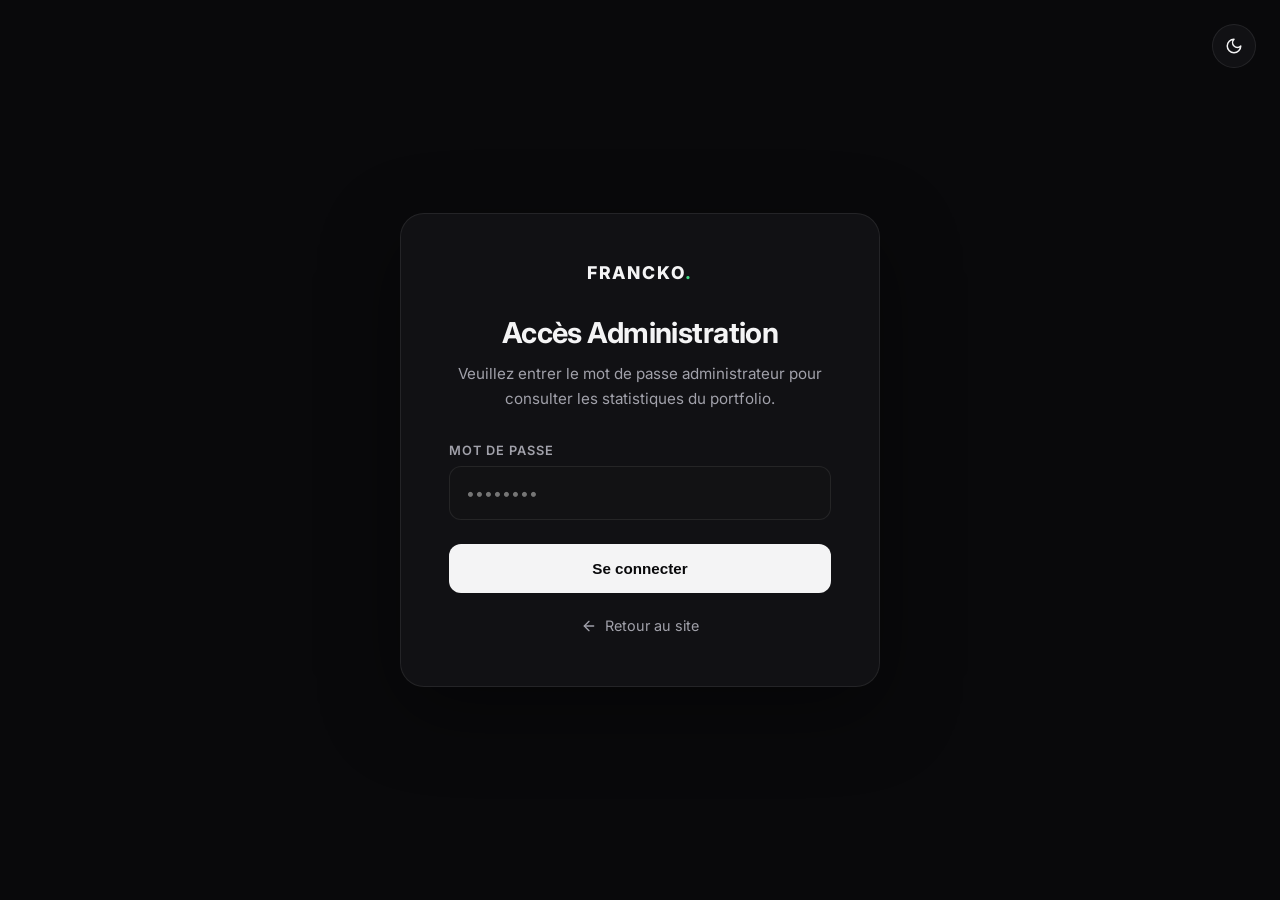
<file: admin.html>
<!DOCTYPE html>
<html lang="fr" data-theme="dark">
<head>
    <meta charset="UTF-8">
    <meta name="viewport" content="width=device-width, initial-scale=1.0">
    <title>Espace Administration — YAMGA MOKUBE FRANCK DANIEL</title>
    <link rel="preconnect" href="https://fonts.googleapis.com">
    <link rel="preconnect" href="https://fonts.gstatic.com" crossorigin>
    <link href="https://fonts.googleapis.com/css2?family=Inter:wght@300;400;500;600;700;800&display=swap" rel="stylesheet">
    <style>
        :root {
            --bg-primary: #09090b;
            --bg-secondary: #121214;
            --bg-card: rgba(24, 24, 27, 0.6);
            --text-primary: #f4f4f5;
            --text-secondary: #a1a1aa;
            --accent-color: #3ddc84; /* Android Green */
            --border-color: rgba(255, 255, 255, 0.08);
            --glow-color: rgba(61, 220, 132, 0.15);
            --transition-smooth: all 0.3s cubic-bezier(0.16, 1, 0.3, 1);
        }

        [data-theme="light"] {
            --bg-primary: #fafafa;
            --bg-secondary: #f4f4f5;
            --bg-card: rgba(255, 255, 255, 0.85);
            --text-primary: #09090b;
            --text-secondary: #71717a;
            --accent-color: #008f4c;
            --border-color: rgba(0, 0, 0, 0.08);
            --glow-color: rgba(0, 143, 76, 0.08);
        }

        * {
            box-sizing: border-box;
            margin: 0;
            padding: 0;
        }

        body {
            font-family: 'Inter', sans-serif;
            background-color: var(--bg-primary);
            color: var(--text-primary);
            min-height: 100vh;
            display: flex;
            align-items: center;
            justify-content: center;
            padding: 24px;
            transition: var(--transition-smooth);
        }

        /* Glassmorphism Container */
        .admin-card {
            background-color: var(--bg-card);
            backdrop-filter: blur(12px);
            -webkit-backdrop-filter: blur(12px);
            border: 1px solid var(--border-color);
            border-radius: 24px;
            padding: 48px;
            width: 100%;
            max-width: 480px;
            box-shadow: 0 24px 80px rgba(0, 0, 0, 0.4);
            text-align: center;
            transition: var(--transition-smooth);
        }

        .logo {
            font-size: 1.1rem;
            font-weight: 800;
            letter-spacing: 0.1em;
            text-transform: uppercase;
            margin-bottom: 32px;
            color: var(--text-primary);
        }

        .logo span {
            color: var(--accent-color);
        }

        h1 {
            font-size: 1.8rem;
            font-weight: 700;
            margin-bottom: 12px;
            letter-spacing: -0.02em;
        }

        p {
            font-size: 0.95rem;
            color: var(--text-secondary);
            margin-bottom: 32px;
            line-height: 1.6;
        }

        /* Form Controls */
        .form-group {
            margin-bottom: 24px;
            text-align: left;
        }

        label {
            display: block;
            font-size: 0.8rem;
            font-weight: 600;
            text-transform: uppercase;
            letter-spacing: 0.08em;
            color: var(--text-secondary);
            margin-bottom: 8px;
        }

        input[type="password"] {
            width: 100%;
            background-color: var(--bg-secondary);
            border: 1px solid var(--border-color);
            border-radius: 12px;
            padding: 16px;
            font-family: inherit;
            font-size: 1rem;
            color: var(--text-primary);
            outline: none;
            transition: var(--transition-smooth);
        }

        input[type="password"]:focus {
            border-color: var(--accent-color);
            box-shadow: 0 0 0 4px var(--glow-color);
        }

        .btn {
            display: inline-flex;
            align-items: center;
            justify-content: center;
            width: 100%;
            background-color: var(--text-primary);
            color: var(--bg-primary);
            border: none;
            border-radius: 12px;
            padding: 16px;
            font-size: 0.95rem;
            font-weight: 600;
            cursor: pointer;
            transition: var(--transition-smooth);
        }

        .btn:hover {
            transform: translateY(-2px);
            box-shadow: 0 8px 24px rgba(0, 0, 0, 0.2);
            background-color: var(--accent-color);
            color: #09090b;
        }

        /* Dashboard View (Hidden initially) */
        .dashboard {
            display: none;
        }

        .stats-grid {
            display: grid;
            grid-template-columns: 1fr;
            gap: 20px;
            margin-bottom: 32px;
        }

        .stat-box {
            background-color: var(--bg-secondary);
            border: 1px solid var(--border-color);
            border-radius: 16px;
            padding: 24px;
            text-align: left;
            position: relative;
            overflow: hidden;
        }

        .stat-box::after {
            content: '';
            position: absolute;
            top: 0;
            left: 0;
            width: 4px;
            height: 100%;
            background-color: var(--accent-color);
        }

        .stat-label {
            font-size: 0.75rem;
            font-weight: 600;
            text-transform: uppercase;
            letter-spacing: 0.08em;
            color: var(--text-secondary);
            margin-bottom: 8px;
        }

        .stat-val {
            font-size: 2.2rem;
            font-weight: 800;
            color: var(--text-primary);
            letter-spacing: -0.03em;
        }

        .error-message {
            color: #ef4444;
            font-size: 0.88rem;
            margin-top: 12px;
            display: none;
        }

        .back-link {
            display: inline-flex;
            align-items: center;
            gap: 8px;
            color: var(--text-secondary);
            text-decoration: none;
            font-size: 0.9rem;
            margin-top: 24px;
            transition: var(--transition-smooth);
        }

        .back-link:hover {
            color: var(--text-primary);
        }

        .back-link svg {
            width: 16px;
            height: 16px;
            transition: var(--transition-smooth);
        }

        .back-link:hover svg {
            transform: translateX(-4px);
        }

        /* Theme toggle button inside admin */
        .theme-btn {
            position: fixed;
            top: 24px;
            right: 24px;
            width: 44px;
            height: 44px;
            border-radius: 50%;
            background-color: var(--bg-card);
            border: 1px solid var(--border-color);
            color: var(--text-primary);
            cursor: pointer;
            display: flex;
            align-items: center;
            justify-content: center;
            transition: var(--transition-smooth);
        }

        .theme-btn:hover {
            transform: scale(1.05);
            border-color: var(--accent-color);
        }

        .theme-btn svg {
            width: 18px;
            height: 18px;
        }
    </style>
</head>
<body>

    <!-- Theme Toggle -->
    <button class="theme-btn" id="theme-toggle" aria-label="Changer de thème">
        <svg viewBox="0 0 24 24" fill="none" stroke="currentColor" stroke-width="2" stroke-linecap="round" stroke-linejoin="round">
            <path d="M12 3a6 6 0 0 0 9 9 9 9 0 1 1-9-9Z"/>
        </svg>
    </button>

    <!-- Login Card -->
    <div class="admin-card" id="login-container">
        <div class="logo">Francko<span>.</span></div>
        <h1>Accès Administration</h1>
        <p>Veuillez entrer le mot de passe administrateur pour consulter les statistiques du portfolio.</p>
        
        <form id="login-form" onsubmit="handleLogin(event)">
            <div class="form-group">
                <label for="password">Mot de passe</label>
                <input type="password" id="password" required placeholder="••••••••" autocomplete="current-password">
            </div>
            <button type="submit" class="btn">Se connecter</button>
            <div class="error-message" id="error-msg">Mot de passe incorrect.</div>
        </form>

        <a href="index.html" class="back-link">
            <svg viewBox="0 0 24 24" fill="none" stroke="currentColor" stroke-width="2" stroke-linecap="round" stroke-linejoin="round">
                <line x1="19" y1="12" x2="5" y2="12"></line>
                <polyline points="12 19 5 12 12 5"></polyline>
            </svg>
            Retour au site
        </a>
    </div>

    <!-- Dashboard Card (Hidden) -->
    <div class="admin-card dashboard" id="dashboard-container">
        <div class="logo">Francko<span>.</span> Admin</div>
        <h1>Statistiques</h1>
        <p>Aperçu des performances de visite de votre portfolio professionnel.</p>

        <div class="stats-grid">
            <div class="stat-box">
                <div class="stat-label">Visiteurs Uniques (Session)</div>
                <div class="stat-val" id="visitor-value">...</div>
            </div>
        </div>

        <button onclick="handleLogout()" class="btn" style="background-color: transparent; border: 1px solid var(--border-color); color: var(--text-primary);">
            Se déconnecter
        </button>

        <br>
        <a href="index.html" class="back-link">
            <svg viewBox="0 0 24 24" fill="none" stroke="currentColor" stroke-width="2" stroke-linecap="round" stroke-linejoin="round">
                <line x1="19" y1="12" x2="5" y2="12"></line>
                <polyline points="12 19 5 12 12 5"></polyline>
            </svg>
            Retour au site
        </a>
    </div>

    <script>
        // Theme logic
        const savedTheme = localStorage.getItem('theme') || 'dark';
        document.documentElement.setAttribute('data-theme', savedTheme);

        const themeToggle = document.getElementById('theme-toggle');
        themeToggle.addEventListener('click', () => {
            const currentTheme = document.documentElement.getAttribute('data-theme');
            const newTheme = currentTheme === 'dark' ? 'light' : 'dark';
            document.documentElement.setAttribute('data-theme', newTheme);
            localStorage.setItem('theme', newTheme);
        });

        // Simple Session Auth (Password is: francko237)
        const PASS_HASH = "francko237"; 

        if (sessionStorage.getItem('admin_authenticated') === 'true') {
            showDashboard();
        }

        function handleLogin(event) {
            event.preventDefault();
            const inputPass = document.getElementById('password').value;
            const errorMsg = document.getElementById('error-msg');

            if (inputPass === PASS_HASH) {
                sessionStorage.setItem('admin_authenticated', 'true');
                showDashboard();
            } else {
                errorMsg.style.display = 'block';
                document.getElementById('password').value = '';
            }
        }

        function showDashboard() {
            document.getElementById('login-container').style.display = 'none';
            document.getElementById('dashboard-container').style.display = 'block';
            fetchStats();
        }

        function handleLogout() {
            sessionStorage.removeItem('admin_authenticated');
            window.location.reload();
        }

        function fetchStats() {
            const namespace = 'francko0237';
            const key = 'portfolio';
            const valueEl = document.getElementById('visitor-value');

            fetch(`https://api.counterapi.dev/v1/${namespace}/${key}/`)
                .then(res => res.json())
                .then(data => {
                    if (data && typeof data.count !== 'undefined') {
                        valueEl.textContent = Number(data.count).toLocaleString();
                    } else {
                        valueEl.textContent = 'Non disponible';
                    }
                })
                .catch(err => {
                    console.error(err);
                    valueEl.textContent = 'Erreur';
                });
        }
    </script>
</body>
</html>
</file>
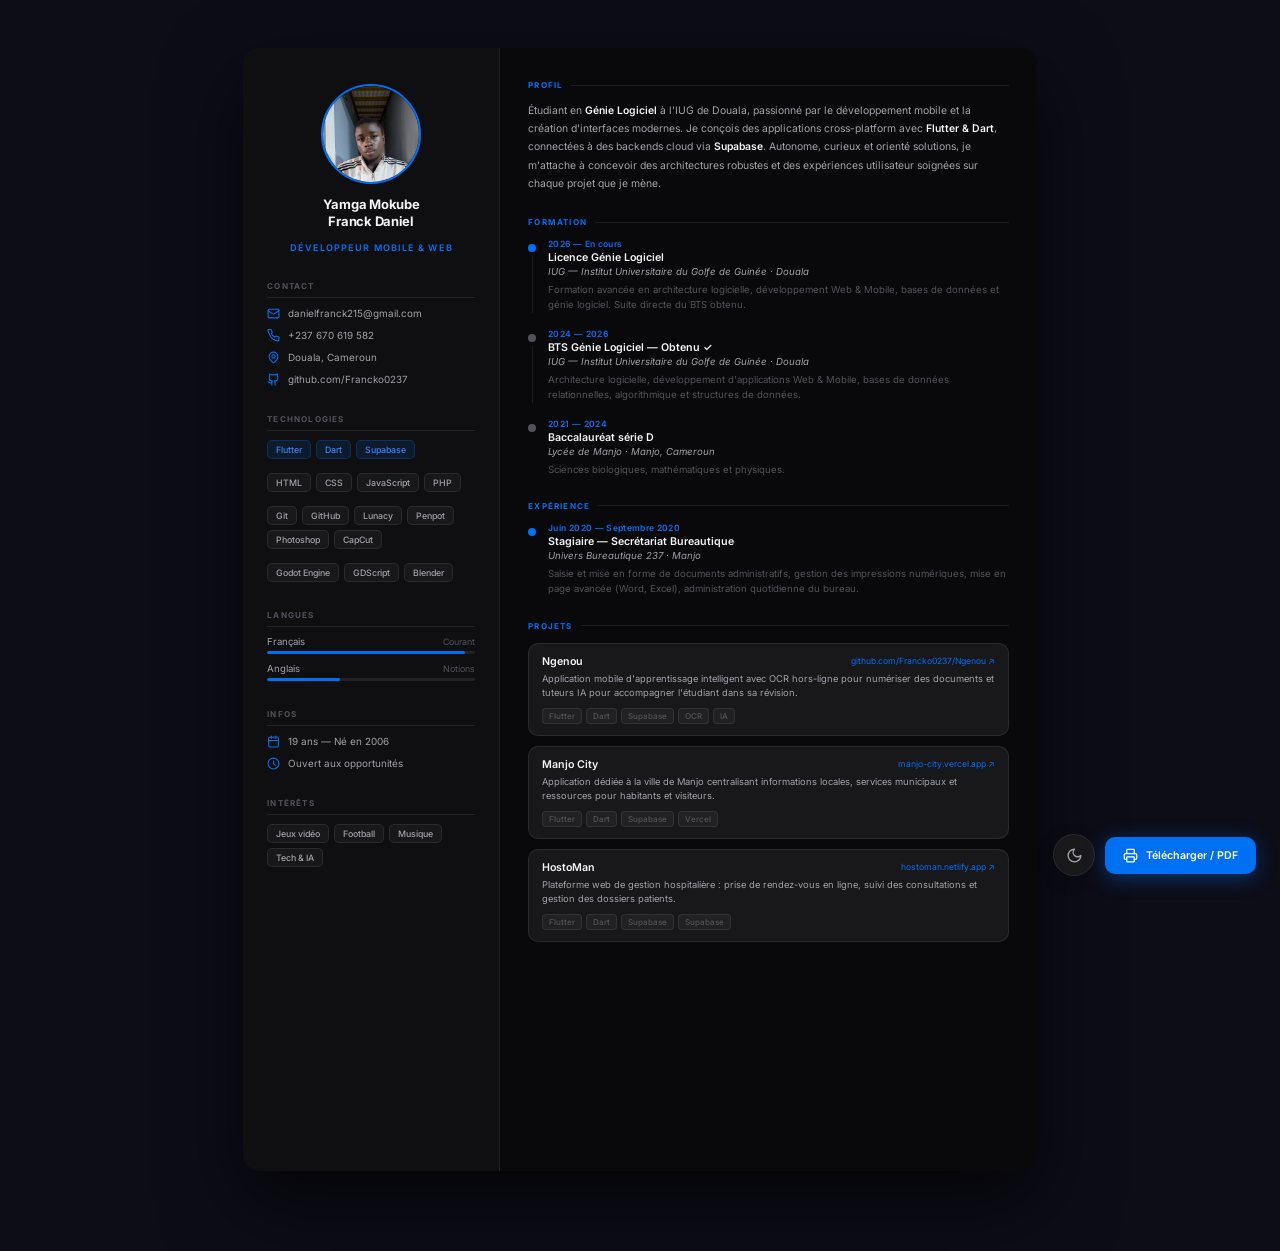
<file: assets/cv.html>
<!DOCTYPE html>
<html lang="fr" data-theme="dark">
<head>
    <meta charset="UTF-8">
    <meta name="viewport" content="width=device-width, initial-scale=1.0">
    <title>CV — Yamga Mokube Franck Daniel</title>
    <link rel="preconnect" href="https://fonts.googleapis.com">
    <link rel="preconnect" href="https://fonts.gstatic.com" crossorigin>
    <link href="https://fonts.googleapis.com/css2?family=Inter:wght@300;400;500;600;700;800&display=swap" rel="stylesheet">
    <style>
        *, *::before, *::after { box-sizing: border-box; margin: 0; padding: 0; }

        /* ══ DARK THEME (default) ══ */
        :root,
        [data-theme="dark"] {
            --bg:         #09090b;
            --bg-card:    #18181b;
            --bg-side:    #0f0f12;
            --bg-body:    #0d0d18;
            --accent:     #0070f3;
            --accent-dim: rgba(0,112,243,.12);
            --border:     rgba(255,255,255,.08);
            --t1:         #f4f4f5;
            --t2:         #a1a1aa;
            --t3:         #52525b;
            --radius:     10px;
            --shadow:     0 32px 80px rgba(0,0,0,.7);
            --tag-sec-bg: rgba(255,255,255,.04);
            --tag-sec-border: rgba(255,255,255,.08);
            --tag-sec-color:  #a1a1aa;
            --proj-tag-bg:    rgba(255,255,255,.04);
            --lang-bar-bg:    rgba(255,255,255,.08);
        }

        /* ══ LIGHT THEME ══ */
        [data-theme="light"] {
            --bg:         #ffffff;
            --bg-card:    #f4f4f5;
            --bg-side:    #f0f0f3;
            --bg-body:    #e8e8f0;
            --accent:     #0060d8;
            --accent-dim: rgba(0,96,216,.08);
            --border:     rgba(0,0,0,.09);
            --t1:         #09090b;
            --t2:         #3f3f46;
            --t3:         #71717a;
            --radius:     10px;
            --shadow:     0 24px 60px rgba(0,0,0,.12);
            --tag-sec-bg:     rgba(0,0,0,.04);
            --tag-sec-border: rgba(0,0,0,.09);
            --tag-sec-color:  #52525b;
            --proj-tag-bg:    rgba(0,0,0,.04);
            --lang-bar-bg:    rgba(0,0,0,.08);
        }

        html { font-size: 13px; }

        body {
            font-family: 'Inter', sans-serif;
            background: var(--bg-body);
            display: flex;
            justify-content: center;
            align-items: flex-start;
            min-height: 100vh;
            padding: 48px 16px 80px;
            color: var(--t1);
            transition: background .3s ease, color .3s ease;
            -webkit-print-color-adjust: exact;
            print-color-adjust: exact;
        }

        /* ── Page A4 ── */
        .page {
            width: 210mm;
            min-height: 297mm;
            background: var(--bg);
            border-radius: 16px;
            overflow: hidden;
            display: grid;
            grid-template-columns: 68mm 1fr;
            box-shadow: var(--shadow);
            transition: background .3s ease, box-shadow .3s ease;
        }

        /* ── Sidebar ── */
        .sidebar {
            background: var(--bg-side);
            border-right: 1px solid var(--border);
            padding: 36px 24px;
            display: flex;
            flex-direction: column;
            gap: 28px;
            transition: background .3s ease, border-color .3s ease;
        }

        /* Avatar */
        .avatar-wrap { display: flex; flex-direction: column; align-items: center; gap: 12px; }
        .avatar {
            width: 100px; height: 100px;
            border-radius: 50%;
            border: 2px solid var(--accent);
            object-fit: cover; object-position: center top;
        }
        .avatar-name { font-size: 1rem; font-weight: 700; letter-spacing: -.02em; text-align: center; color: var(--t1); line-height: 1.3; }
        .avatar-title { font-size: .7rem; color: var(--accent); font-weight: 600; text-transform: uppercase; letter-spacing: .12em; text-align: center; }

        /* Sidebar section */
        .s-block { display: flex; flex-direction: column; gap: 9px; }
        .s-label { font-size: .62rem; font-weight: 700; text-transform: uppercase; letter-spacing: .15em; color: var(--t3); padding-bottom: 6px; border-bottom: 1px solid var(--border); }

        /* Contact */
        .contact-item { display: flex; align-items: center; gap: 8px; font-size: .76rem; color: var(--t2); word-break: break-word; }
        .contact-item svg { flex-shrink: 0; color: var(--accent); }
        .contact-item a { color: inherit; text-decoration: none; }
        .contact-item a:hover { color: var(--accent); }

        /* Tags */
        .skill-tags { display: flex; flex-wrap: wrap; gap: 5px; }
        .tag { font-size: .68rem; font-weight: 500; padding: 3px 8px; border-radius: 5px; background: var(--accent-dim); border: 1px solid rgba(0,112,243,.25); color: #3b82f6; }
        [data-theme="light"] .tag { color: #0060d8; border-color: rgba(0,96,216,.3); }
        .tag.secondary { background: var(--tag-sec-bg); border-color: var(--tag-sec-border); color: var(--tag-sec-color); }

        /* Lang */
        .lang-row { display: flex; flex-direction: column; gap: 4px; }
        .lang-head { display: flex; justify-content: space-between; font-size: .74rem; color: var(--t2); }
        .lang-head span:last-child { font-size: .68rem; color: var(--t3); }
        .lang-bar { height: 3px; border-radius: 4px; background: var(--lang-bar-bg); overflow: hidden; }
        .lang-fill { height: 100%; border-radius: 4px; background: var(--accent); }

        /* ── Main ── */
        .main { padding: 32px 28px; display: flex; flex-direction: column; gap: 24px; }

        .section-title {
            font-size: .62rem; font-weight: 700; text-transform: uppercase;
            letter-spacing: .15em; color: var(--accent); margin-bottom: 12px;
            display: flex; align-items: center; gap: 8px;
        }
        .section-title::after { content: ''; flex: 1; height: 1px; background: var(--border); }

        /* Summary */
        .summary p { font-size: .8rem; color: var(--t2); line-height: 1.75; }
        .summary strong { color: var(--t1); font-weight: 600; }

        /* Timeline */
        .timeline { display: flex; flex-direction: column; gap: 16px; }
        .tl-item { display: grid; grid-template-columns: 8px 1fr; gap: 0 12px; }
        .tl-dot-col { display: flex; flex-direction: column; align-items: center; padding-top: 5px; }
        .tl-dot { width: 8px; height: 8px; border-radius: 50%; background: var(--accent); flex-shrink: 0; }
        .tl-line { flex: 1; width: 1px; background: var(--border); margin-top: 4px; }
        .tl-item:last-child .tl-line { display: none; }
        .tl-date { font-size: .66rem; font-weight: 600; color: var(--accent); letter-spacing: .04em; margin-bottom: 2px; }
        .tl-role { font-size: .82rem; font-weight: 600; color: var(--t1); margin-bottom: 2px; }
        .tl-org { font-size: .74rem; color: var(--t2); margin-bottom: 5px; font-style: italic; }
        .tl-desc { font-size: .74rem; color: var(--t3); line-height: 1.6; }

        /* Projects */
        .proj-grid { display: flex; flex-direction: column; gap: 10px; }
        .proj-card { background: var(--bg-card); border: 1px solid var(--border); border-radius: var(--radius); padding: 11px 13px; transition: background .3s ease, border-color .3s ease; }
        .proj-head { display: flex; align-items: center; justify-content: space-between; margin-bottom: 4px; }
        .proj-name { font-size: .82rem; font-weight: 600; color: var(--t1); }
        .proj-link { font-size: .66rem; color: var(--accent); text-decoration: none; }
        .proj-link:hover { text-decoration: underline; }
        .proj-desc { font-size: .72rem; color: var(--t2); line-height: 1.55; margin-bottom: 7px; }
        .proj-tags { display: flex; flex-wrap: wrap; gap: 4px; }
        .proj-tag { font-size: .62rem; font-weight: 500; padding: 2px 6px; border-radius: 4px; background: var(--proj-tag-bg); border: 1px solid var(--border); color: var(--t3); }

        /* ── Toolbar flottante ── */
        .toolbar {
            position: fixed; bottom: 24px; right: 24px;
            display: flex; gap: 10px; align-items: center;
            z-index: 100;
        }

        .theme-toggle-btn {
            width: 42px; height: 42px;
            border-radius: 50%;
            background: var(--bg-card);
            border: 1px solid var(--border);
            color: var(--t2);
            display: flex; align-items: center; justify-content: center;
            cursor: pointer;
            font-family: 'Inter', sans-serif;
            box-shadow: 0 4px 16px rgba(0,0,0,.25);
            transition: background .2s, border-color .2s, color .2s, transform .2s;
        }
        .theme-toggle-btn:hover { color: var(--accent); border-color: var(--accent); transform: scale(1.08); }
        .theme-toggle-btn svg { width: 17px; height: 17px; }

        .sun-icon { display: none; }
        .moon-icon { display: block; }
        [data-theme="light"] .sun-icon { display: block; }
        [data-theme="light"] .moon-icon { display: none; }

        .print-btn {
            display: flex; align-items: center; gap: 8px;
            background: var(--accent); color: #fff;
            border: none; border-radius: 10px;
            padding: 11px 18px; font-size: .82rem;
            font-family: 'Inter', sans-serif; font-weight: 600;
            cursor: pointer;
            box-shadow: 0 4px 20px rgba(0,112,243,.4);
            transition: transform .2s, box-shadow .2s;
        }
        .print-btn:hover { transform: translateY(-2px); box-shadow: 0 8px 28px rgba(0,112,243,.5); }
        .print-btn svg { width: 15px; height: 15px; }

        /* ── Print ── */
        @media print {
            html, body { width: 210mm; height: 297mm; margin: 0; padding: 0; background: none; }
            body { display: block; padding: 0; }
            .page { box-shadow: none; border-radius: 0; width: 210mm; height: 297mm; min-height: 297mm; overflow: hidden; }
            .toolbar { display: none; }
        }
        @page { size: A4 portrait; margin: 0; }
    </style>
</head>
<body>

<div class="page">

    <!-- ════ SIDEBAR ════ -->
    <aside class="sidebar">

        <div class="avatar-wrap">
            <img src="../avatar.jpg" alt="Yamga Franck" class="avatar">
            <div class="avatar-name">Yamga Mokube<br>Franck Daniel</div>
            <div class="avatar-title">Développeur Mobile & Web</div>
        </div>

        <div class="s-block">
            <div class="s-label">Contact</div>
            <div class="contact-item">
                <svg width="13" height="13" viewBox="0 0 24 24" fill="none" stroke="currentColor" stroke-width="2" stroke-linecap="round" stroke-linejoin="round"><rect width="20" height="16" x="2" y="4" rx="2"/><path d="m22 7-8.97 5.7a1.94 1.94 0 0 1-2.06 0L2 7"/></svg>
                <a href="mailto:danielfranck215@gmail.com">danielfranck215@gmail.com</a>
            </div>
            <div class="contact-item">
                <svg width="13" height="13" viewBox="0 0 24 24" fill="none" stroke="currentColor" stroke-width="2" stroke-linecap="round" stroke-linejoin="round"><path d="M22 16.92v3a2 2 0 0 1-2.18 2 19.79 19.79 0 0 1-8.63-3.07A19.5 19.5 0 0 1 4.68 9.8a19.79 19.79 0 0 1-3.07-8.67A2 2 0 0 1 3.62 1h3a2 2 0 0 1 2 1.72c.127.96.361 1.903.7 2.81a2 2 0 0 1-.45 2.11L8.09 8.91a16 16 0 0 0 6 6l1.27-1.27a2 2 0 0 1 2.11-.45c.907.339 1.85.573 2.81.7A2 2 0 0 1 22 16.92z"/></svg>
                +237 670 619 582
            </div>
            <div class="contact-item">
                <svg width="13" height="13" viewBox="0 0 24 24" fill="none" stroke="currentColor" stroke-width="2" stroke-linecap="round" stroke-linejoin="round"><path d="M20 10c0 6-8 12-8 12s-8-6-8-12a8 8 0 0 1 16 0Z"/><circle cx="12" cy="10" r="3"/></svg>
                Douala, Cameroun
            </div>
            <div class="contact-item">
                <svg width="13" height="13" viewBox="0 0 24 24" fill="none" stroke="currentColor" stroke-width="2" stroke-linecap="round" stroke-linejoin="round"><path d="M15 22v-4a4.8 4.8 0 0 0-1-3.5c3 0 6-2 6-5.5.08-1.25-.27-2.48-1-3.5.28-1.15.28-2.35 0-3.5 0 0-1 0-3 1.5-2.64-.5-5.36-.5-8 0C6 2 5 2 5 2c-.3 1.15-.3 2.35 0 3.5A5.403 5.403 0 0 0 4 9c0 3.5 3 5.5 6 5.5-.39.49-.68 1.05-.85 1.65-.17.6-.22 1.23-.15 1.85v4"/><path d="M9 18c-4.51 2-5-2-7-2"/></svg>
                <a href="https://github.com/Francko0237" target="_blank">github.com/Francko0237</a>
            </div>
        </div>

        <div class="s-block">
            <div class="s-label">Technologies</div>
            <div class="skill-tags">
                <span class="tag">Flutter</span>
                <span class="tag">Dart</span>
                <span class="tag">Supabase</span>
            </div>
            <div class="skill-tags" style="margin-top:5px">
                <span class="tag secondary">HTML</span>
                <span class="tag secondary">CSS</span>
                <span class="tag secondary">JavaScript</span>
                <span class="tag secondary">PHP</span>
            </div>
            <div class="skill-tags" style="margin-top:5px">
                <span class="tag secondary">Git</span>
                <span class="tag secondary">GitHub</span>
                <span class="tag secondary">Lunacy</span>
                <span class="tag secondary">Penpot</span>
                <span class="tag secondary">Photoshop</span>
                <span class="tag secondary">CapCut</span>
            </div>
            <div class="skill-tags" style="margin-top:5px">
                <span class="tag secondary">Godot Engine</span>
                <span class="tag secondary">GDScript</span>
                <span class="tag secondary">Blender</span>
            </div>
        </div>

        <div class="s-block">
            <div class="s-label">Langues</div>
            <div class="lang-row">
                <div class="lang-head"><span>Français</span><span>Courant</span></div>
                <div class="lang-bar"><div class="lang-fill" style="width:95%"></div></div>
            </div>
            <div class="lang-row">
                <div class="lang-head"><span>Anglais</span><span>Notions</span></div>
                <div class="lang-bar"><div class="lang-fill" style="width:35%"></div></div>
            </div>
        </div>

        <div class="s-block">
            <div class="s-label">Infos</div>
            <div class="contact-item">
                <svg width="13" height="13" viewBox="0 0 24 24" fill="none" stroke="currentColor" stroke-width="2" stroke-linecap="round" stroke-linejoin="round"><rect x="3" y="4" width="18" height="18" rx="2"/><path d="M16 2v4M8 2v4M3 10h18"/></svg>
                19 ans — Né en 2006
            </div>
            <div class="contact-item">
                <svg width="13" height="13" viewBox="0 0 24 24" fill="none" stroke="currentColor" stroke-width="2" stroke-linecap="round" stroke-linejoin="round"><circle cx="12" cy="12" r="10"/><path d="M12 8v4l3 3"/></svg>
                Ouvert aux opportunités
            </div>
        </div>

        <div class="s-block">
            <div class="s-label">Intérêts</div>
            <div class="skill-tags">
                <span class="tag secondary">Jeux vidéo</span>
                <span class="tag secondary">Football</span>
                <span class="tag secondary">Musique</span>
                <span class="tag secondary">Tech & IA</span>
            </div>
        </div>

    </aside>

    <!-- ════ MAIN ════ -->
    <main class="main">

        <section class="summary">
            <div class="section-title">Profil</div>
            <p>Étudiant en <strong> Génie Logiciel</strong> à l'IUG de Douala, passionné par le développement
            mobile et la création d'interfaces modernes. Je conçois des applications cross-platform avec
            <strong>Flutter & Dart</strong>, connectées à des backends cloud via <strong>Supabase</strong>.
            Autonome, curieux et orienté solutions, je m'attache à concevoir des architectures robustes
            et des expériences utilisateur soignées sur chaque projet que je mène.</p>
        </section>

        <section>
            <div class="section-title">Formation</div>
            <div class="timeline">
                <div class="tl-item">
                    <div class="tl-dot-col"><div class="tl-dot"></div><div class="tl-line"></div></div>
                    <div class="tl-body">
                        <div class="tl-date">2026 — En cours</div>
                        <div class="tl-role">Licence Génie Logiciel</div>
                        <div class="tl-org">IUG — Institut Universitaire du Golfe de Guinée · Douala</div>
                        <div class="tl-desc">Formation avancée en architecture logicielle, développement Web & Mobile, bases de données et génie logiciel. Suite directe du BTS obtenu.</div>
                    </div>
                </div>
                <div class="tl-item">
                    <div class="tl-dot-col"><div class="tl-dot" style="background:var(--t3)"></div><div class="tl-line"></div></div>
                    <div class="tl-body">
                        <div class="tl-date">2024 — 2026</div>
                        <div class="tl-role">BTS Génie Logiciel — Obtenu ✓</div>
                        <div class="tl-org">IUG — Institut Universitaire du Golfe de Guinée · Douala</div>
                        <div class="tl-desc">Architecture logicielle, développement d'applications Web & Mobile, bases de données relationnelles, algorithmique et structures de données.</div>
                    </div>
                </div>
                <div class="tl-item">
                    <div class="tl-dot-col"><div class="tl-dot" style="background:var(--t3)"></div></div>
                    <div class="tl-body">
                        <div class="tl-date">2021 — 2024</div>
                        <div class="tl-role">Baccalauréat série D</div>
                        <div class="tl-org">Lycée de Manjo · Manjo, Cameroun</div>
                        <div class="tl-desc">Sciences biologiques, mathématiques et physiques.</div>
                    </div>
                </div>
            </div>
        </section>

        <section>
            <div class="section-title">Expérience</div>
            <div class="timeline">
                <div class="tl-item">
                    <div class="tl-dot-col"><div class="tl-dot"></div></div>
                    <div class="tl-body">
                        <div class="tl-date">Juin 2020 — Septembre 2020</div>
                        <div class="tl-role">Stagiaire — Secrétariat Bureautique</div>
                        <div class="tl-org">Univers Bureautique 237 · Manjo</div>
                        <div class="tl-desc">Saisie et mise en forme de documents administratifs, gestion des impressions numériques, mise en page avancée (Word, Excel), administration quotidienne du bureau.</div>
                    </div>
                </div>
            </div>
        </section>

        <section>
            <div class="section-title">Projets</div>
            <div class="proj-grid">
                <div class="proj-card">
                    <div class="proj-head">
                        <span class="proj-name">Ngenou</span>
                        <a href="https://github.com/Francko0237/Ngenou" class="proj-link" target="_blank">github.com/Francko0237/Ngenou ↗</a>
                    </div>
                    <div class="proj-desc">Application mobile d'apprentissage intelligent avec OCR hors-ligne pour numériser des documents et tuteurs IA pour accompagner l'étudiant dans sa révision.</div>
                    <div class="proj-tags">
                        <span class="proj-tag">Flutter</span><span class="proj-tag">Dart</span><span class="proj-tag">Supabase</span><span class="proj-tag">OCR</span><span class="proj-tag">IA</span>
                    </div>
                </div>
                <div class="proj-card">
                    <div class="proj-head">
                        <span class="proj-name">Manjo City</span>
                        <a href="https://manjo-city.vercel.app" class="proj-link" target="_blank">manjo-city.vercel.app ↗</a>
                    </div>
                    <div class="proj-desc">Application dédiée à la ville de Manjo centralisant informations locales, services municipaux et ressources pour habitants et visiteurs.</div>
                    <div class="proj-tags">
                        <span class="proj-tag">Flutter</span><span class="proj-tag">Dart</span><span class="proj-tag">Supabase</span><span class="proj-tag">Vercel</span>
                    </div>
                </div>
                <div class="proj-card">
                    <div class="proj-head">
                        <span class="proj-name">HostoMan</span>
                        <a href="https://hostoman.netlify.app" class="proj-link" target="_blank">hostoman.netlify.app ↗</a>
                    </div>
                    <div class="proj-desc">Plateforme web de gestion hospitalière : prise de rendez-vous en ligne, suivi des consultations et gestion des dossiers patients.</div>
                    <div class="proj-tags">
                        <span class="proj-tag">Flutter</span><span class="proj-tag">Dart</span><span class="proj-tag">Supabase</span><span class="proj-tag">Supabase</span>
                    </div>
                </div>
            </div>
        </section>

    </main>
</div>

<!-- ── Toolbar flottante ── -->
<div class="toolbar">
    <button class="theme-toggle-btn" id="themeBtn" aria-label="Changer le thème">
        <svg class="sun-icon" viewBox="0 0 24 24" fill="none" stroke="currentColor" stroke-width="2" stroke-linecap="round" stroke-linejoin="round">
            <circle cx="12" cy="12" r="4"/><path d="M12 2v2M12 20v2M4.93 4.93l1.41 1.41M17.66 17.66l1.41 1.41M2 12h2M20 12h2M6.34 17.66l-1.41 1.41M19.07 4.93l-1.41 1.41"/>
        </svg>
        <svg class="moon-icon" viewBox="0 0 24 24" fill="none" stroke="currentColor" stroke-width="2" stroke-linecap="round" stroke-linejoin="round">
            <path d="M12 3a6 6 0 0 0 9 9 9 9 0 1 1-9-9Z"/>
        </svg>
    </button>
    <button class="print-btn" onclick="window.print()" title="Marges → Aucune dans la boîte d'impression">
        <svg viewBox="0 0 24 24" fill="none" stroke="currentColor" stroke-width="2" stroke-linecap="round" stroke-linejoin="round">
            <path d="M6 18H4a2 2 0 0 1-2-2v-5a2 2 0 0 1 2-2h16a2 2 0 0 1 2 2v5a2 2 0 0 1-2 2h-2"/>
            <path d="M6 9V3a1 1 0 0 1 1-1h10a1 1 0 0 1 1 1v6"/>
            <rect x="6" y="14" width="12" height="8" rx="1"/>
        </svg>
        Télécharger / PDF
    </button>
</div>

<script>
    const btn = document.getElementById('themeBtn');
    const html = document.documentElement;
    const saved = localStorage.getItem('cv-theme') || 'dark';
    html.setAttribute('data-theme', saved);

    btn.addEventListener('click', () => {
        const next = html.getAttribute('data-theme') === 'dark' ? 'light' : 'dark';
        html.setAttribute('data-theme', next);
        localStorage.setItem('cv-theme', next);
    });
</script>
</body>
</html>
</file>
